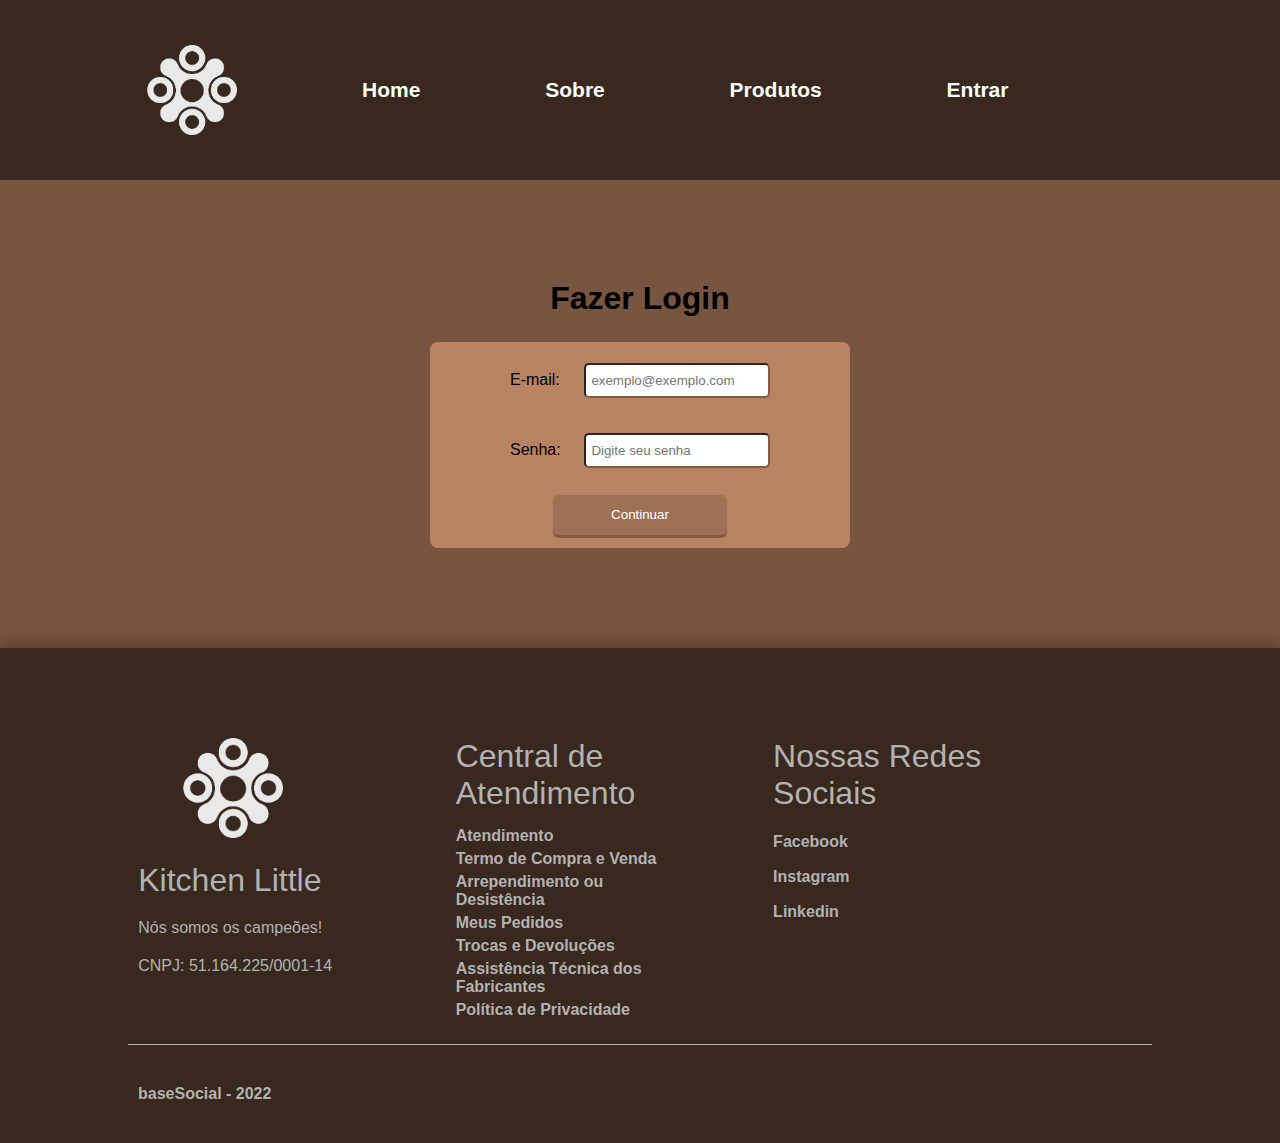
<file: login.html>
<!DOCTYPE html>
<html lang="pt-br">

<head>
    <meta charset="UTF-8">
    <meta http-equiv="X-UA-Compatible" content="IE=edge">
    <meta name="viewport" content="width=device-width, initial-scale=1.0">
    <title>Tela de Login</title>

    <link rel="stylesheet" href="assets/css/reset.css">
    <link rel="stylesheet" href="assets/css/cssComum.css">
    <link rel="stylesheet" href="assets/css/styleLogin.css">
</head>

<body>
    <header>
        <div class="header-logo">
            <img src="assets/images/logobase-branco.png">
        </div>

        <nav class="nav-menu">
            <ul class="menu-items">
                <li class="item"><a href="./index.html">Home</a></li>
                <li class="item"><a href="#">Sobre</a></li>
                <li class="item"><a href="./telaProdutos.html">Produtos</a></li>
                <li class="item"><a href="./login.html">Entrar</a></li>
            </ul>
        </nav>
    </header>

    <main>
        <div class="div-entrar">
            <h1>Fazer Login</h1>
            <form>
                <fieldset class="entrada-dados">
                    <label for="email">E-mail: </label>
                    <input type="email" id="email" required placeholder="exemplo@exemplo.com">
                </fieldset>

                <fieldset class="entrada-dados">
                    <label for="password">Senha: </label>
                    <input type="password" id="senha" required placeholder="Digite seu senha">
                </fieldset>

                <input class="buttom" type="button" value="Continuar" onclick="login()">
        </div>

    </main>

    <footer>
        <div class="wrapper">
            <div class="footer_box">
                <div class="company_footer">
                    <img src="./assets/images/logobase-branco.png" alt="" width="100" height="100">
                    <h2>Kitchen Little</h2>
                    <p>Nós somos os campeões!</p>
                    <p>CNPJ: 51.164.225/0001-14</p>
                </div>
            </div>
            <div class="footer_box">
                <div class="article_footer">
                    <h2>Central de Atendimento</h2>
                    <ul class="footer_list footer_article_list">
                        <li>
                            <a href="">Atendimento</a>
                        </li>
                        <li>
                            <a href="">Termo de Compra e Venda</a>
                        </li>
                        <li>
                            <a href="">Arrependimento ou Desistência</a>
                        </li>
                        <li>
                            <a href="">Meus Pedidos</a>
                        </li>
                        <li>
                            <a href="">Trocas e Devoluções</a>
                        </li>
                        <li>
                            <a href="">Assistência Técnica dos Fabricantes</a>
                        </li>
                        <li>
                            <a href="">Política de Privacidade</a>
                        </li>
                    </ul>
                </div>
            </div>
            <div class="footer_box">
                <h2>Nossas Redes Sociais</h2>
                <ul class="footer_list">
                    <li>
                        <a href="">
                            <i class="fab fa-facebook-square"></i>
                            <span>Facebook</span>
                        </a>
                    </li>
                    <li>
                        <a href="">
                            <i class="fab fa-instagram"></i>
                            <span>Instagram</span>
                        </a>
                    </li>
                    <li>
                        <a href="">
                            <i class="fab fa-linkedin"></i>
                            <span>Linkedin</span>
                        </a>
                    </li>
                </ul>
            </div>
            <div class="footer_bottom">
                <div class="wrapper">
                    <p>baseSocial - 2022</p>

                </div>
            </div>
    </footer>

    <script src="assets/js/login.js"></script>
</body>

</html>
</file>
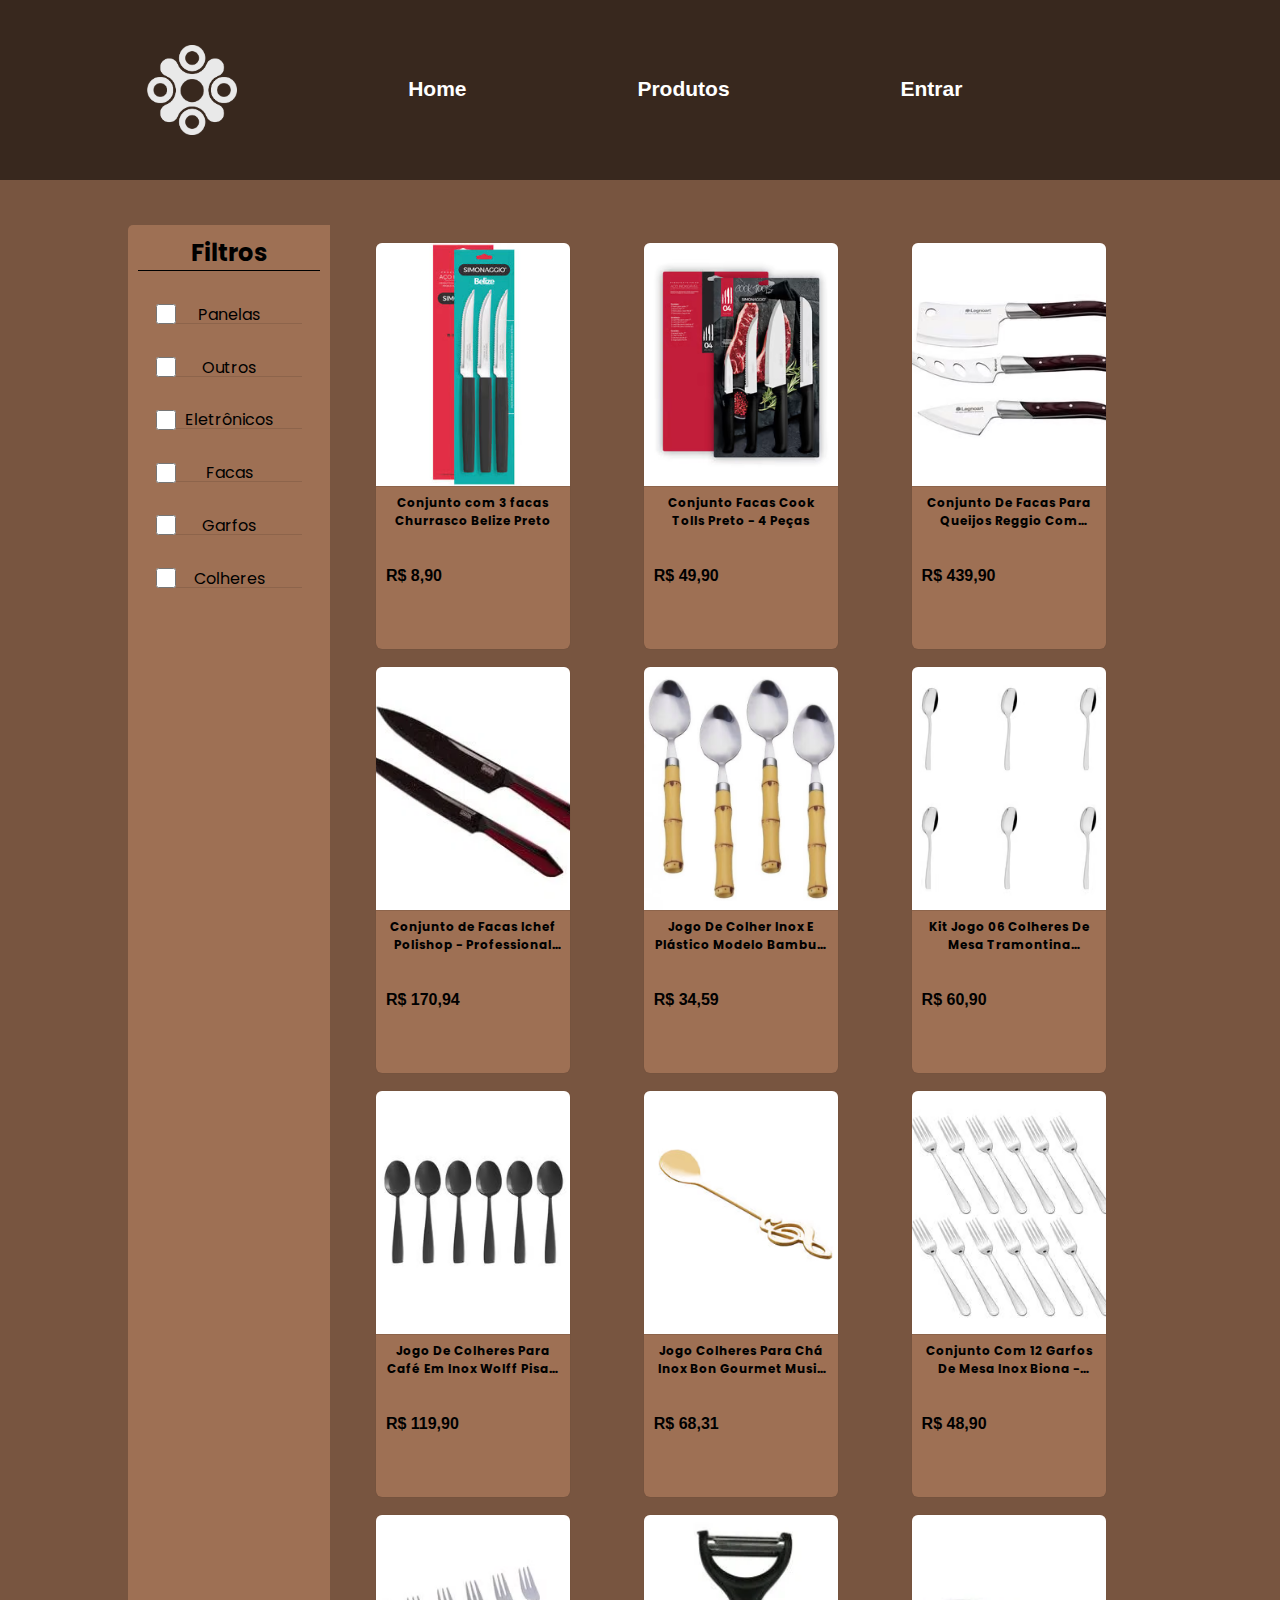
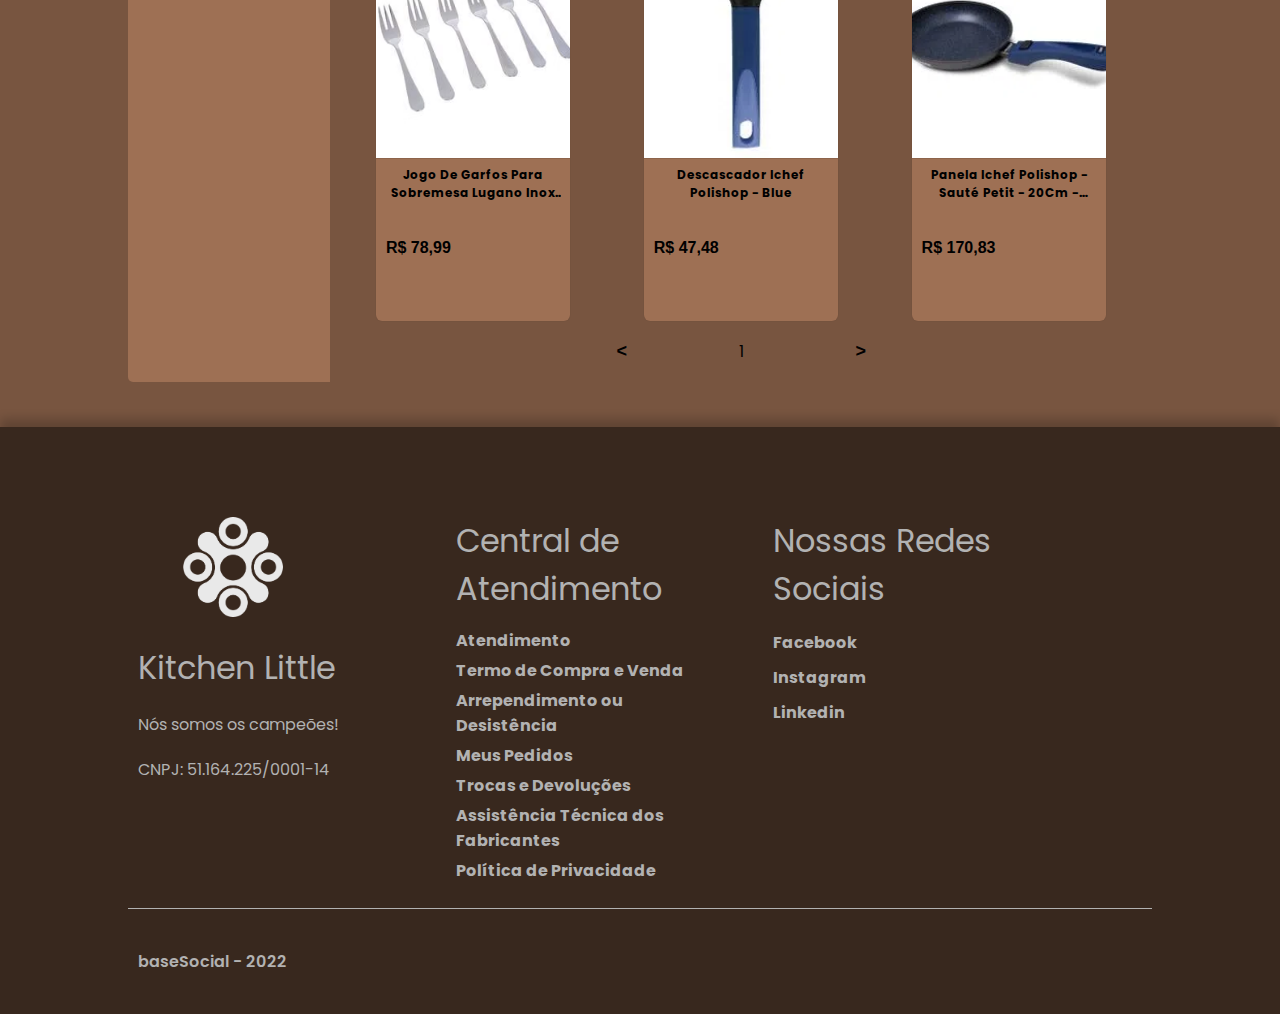
<file: telaProdutos.html>
<!DOCTYPE html>
<html lang="pt-br">

<head>
    <meta charset="UTF-8">
    <meta http-equiv="X-UA-Compatible" content="IE=edge">
    <meta name="viewport" content="width=device-width, initial-scale=1.0">
    <title>Tela de produtos</title>

    <link rel="stylesheet" href="assets/css/styleProdutos.css">
    <link rel="stylesheet" href="assets/css/reset.css">
    <link rel="stylesheet" href="assets/css/cssComum.css">
    <link rel="shortcut icon" href="assets/images/kitchen.png" type="image/x-icon">
</head>

<body>
    <header>
        <div class="header-logo">
            <img src="assets/images/logobase-branco.png">
        </div>

        <nav class="nav-menu">
            <ul class="menu-items">
                <li class="item"><a href="./index.html">Home</a></li>
                <li class="item"><a href="./telaProdutos.html">Produtos</a></li>
                <li class="item"><a href="./login.html">Entrar</a></li>
            </ul>
        </nav>
    </header>

    <main>
        <div class="options">
            <h3>Filtros</h3>
            <div class="div-option">
                <input type="checkbox">
                <label>Panelas</label>
            </div>

            <div class="div-option">
                <input type="checkbox">
                <label>Outros</label>
            </div>

            <div class="div-option">
                <input type="checkbox">
                <label>Eletrônicos</label>
            </div>

            <div class="div-option">
                <input type="checkbox">
                <label>Facas</label>
            </div>

            <div class="div-option">
                <input type="checkbox">
                <label>Garfos</label>
            </div>

            <div class="div-option">
                <input type="checkbox">
                <label>Colheres</label>
            </div>
        </div>

        <div class="all-produtos">
            <div class="moldura">
                <img src="assets/images/logobase.png">
                <div class="conteudo">
                    <h4>CONJUNTO COLHERES BONITAS</h4>
                    <p>R$ 20,00</p>
                </div>
            </div>

            <div class="moldura">
                <img src="assets/images/logobase.png">
                <div class="conteudo">
                    <h4>TITULO PRODUTO CAPSLOCK</h4>
                    <p>R$ 20,00</p>
                </div>
            </div>

            <div class="moldura">
                <img src="assets/images/logobase.png">
                <div class="conteudo">
                    <h4>TITULO PRODUTO CAPSLOCK</h4>
                    <p>R$ 20,00</p>
                </div>
            </div>

            <div class="moldura">
                <img src="assets/images/logobase.png">
                <div class="conteudo">
                    <h4>TITULO PRODUTO CAPSLOCK</h4>
                    <p>R$ 20,00</p>
                </div>
            </div>

            <div class="moldura">
                <img src="assets/images/logobase.png">
                <div class="conteudo">
                    <h4>TITULO PRODUTO CAPSLOCK</h4>
                    <p>R$ 20,00</p>
                </div>
            </div>

            <div class="moldura">
                <img src="assets/images/logobase.png">
                <div class="conteudo">
                    <h4>TITULO PRODUTO CAPSLOCK</h4>
                    <p>R$ 20,00</p>
                </div>
            </div>

            <div class="moldura">
                <img src="assets/images/logobase.png">
                <div class="conteudo">
                    <h4>TITULO PRODUTO CAPSLOCK</h4>
                    <p>R$ 20,00</p>
                </div>
            </div>

            <div class="moldura">
                <img src="assets/images/logobase.png">
                <div class="conteudo">
                    <h4>TITULO PRODUTO CAPSLOCK</h4>
                    <p>R$ 20,00</p>
                </div>
            </div>

            <div class="moldura">
                <img src="assets/images/logobase.png">
                <div class="conteudo">
                    <h4>TITULO PRODUTO CAPSLOCK</h4>
                    <p>R$ 20,00</p>
                </div>
            </div>

            <div class="moldura">
                <img src="assets/images/logobase.png">
                <div class="conteudo">
                    <h4>TITULO PRODUTO CAPSLOCK</h4>
                    <p>R$ 20,00</p>
                </div>
            </div>

            <div class="moldura">
                <img src="assets/images/logobase.png">
                <div class="conteudo">
                    <h4>TITULO PRODUTO CAPSLOCK</h4>
                    <p>R$ 20,00</p>
                </div>
            </div>

            <div class="moldura">
                <img src="assets/images/logobase.png">
                <div class="conteudo">
                    <h4>TITULO PRODUTO CAPSLOCK</h4>
                    <p>R$ 20,00</p>
                </div>
            </div>

            <div class="pages">
                <input type="button" value="<" onclick="mudarPagina(-1)">
                <p id="pagina">1</p>
                <input type="button" value=">" onclick="mudarPagina(1)">
            </div>
        </div>
    </main>

    <footer>
        <div class="wrapper">
            <div class="footer_box">
                <div class="company_footer">
                    <img src="./assets/images/logobase-branco.png" alt="" width="100" height="100">
                    <h2>Kitchen Little</h2>
                    <p>Nós somos os campeões!</p>
                    <p>CNPJ: 51.164.225/0001-14</p>
                </div>
            </div>
            <div class="footer_box">
                <div class="article_footer">
                    <h2>Central de Atendimento</h2>
                    <ul class="footer_list footer_article_list">
                        <li>
                            <a href="">Atendimento</a>
                        </li>
                        <li>
                            <a href="">Termo de Compra e Venda</a>
                        </li>
                        <li>
                            <a href="">Arrependimento ou Desistência</a>
                        </li>
                        <li>
                            <a href="">Meus Pedidos</a>
                        </li>
                        <li>
                            <a href="">Trocas e Devoluções</a>
                        </li>
                        <li>
                            <a href="">Assistência Técnica dos Fabricantes</a>
                        </li>
                        <li>
                            <a href="">Política de Privacidade</a>
                        </li>
                    </ul>
                </div>
            </div>
            <div class="footer_box">
                <h2>Nossas Redes Sociais</h2>
                <ul class="footer_list">
                    <li>
                        <a href="">
                            <i class="fab fa-facebook-square"></i>
                            <span>Facebook</span>
                        </a>
                    </li>
                    <li>
                        <a href="">
                            <i class="fab fa-instagram"></i>
                            <span>Instagram</span>
                        </a>
                    </li>
                    <li>
                        <a href="">
                            <i class="fab fa-linkedin"></i>
                            <span>Linkedin</span>
                        </a>
                    </li>
                </ul>
            </div>
            <div class="footer_bottom">
                <div class="wrapper">
                    <p>baseSocial - 2022</p>

                </div>
            </div>
    </footer>

    <script src="assets/js/scriptFunctionsProdutos.js"></script>
    <script src="assets/js/header.js"></script>
</body>

</html>
</file>
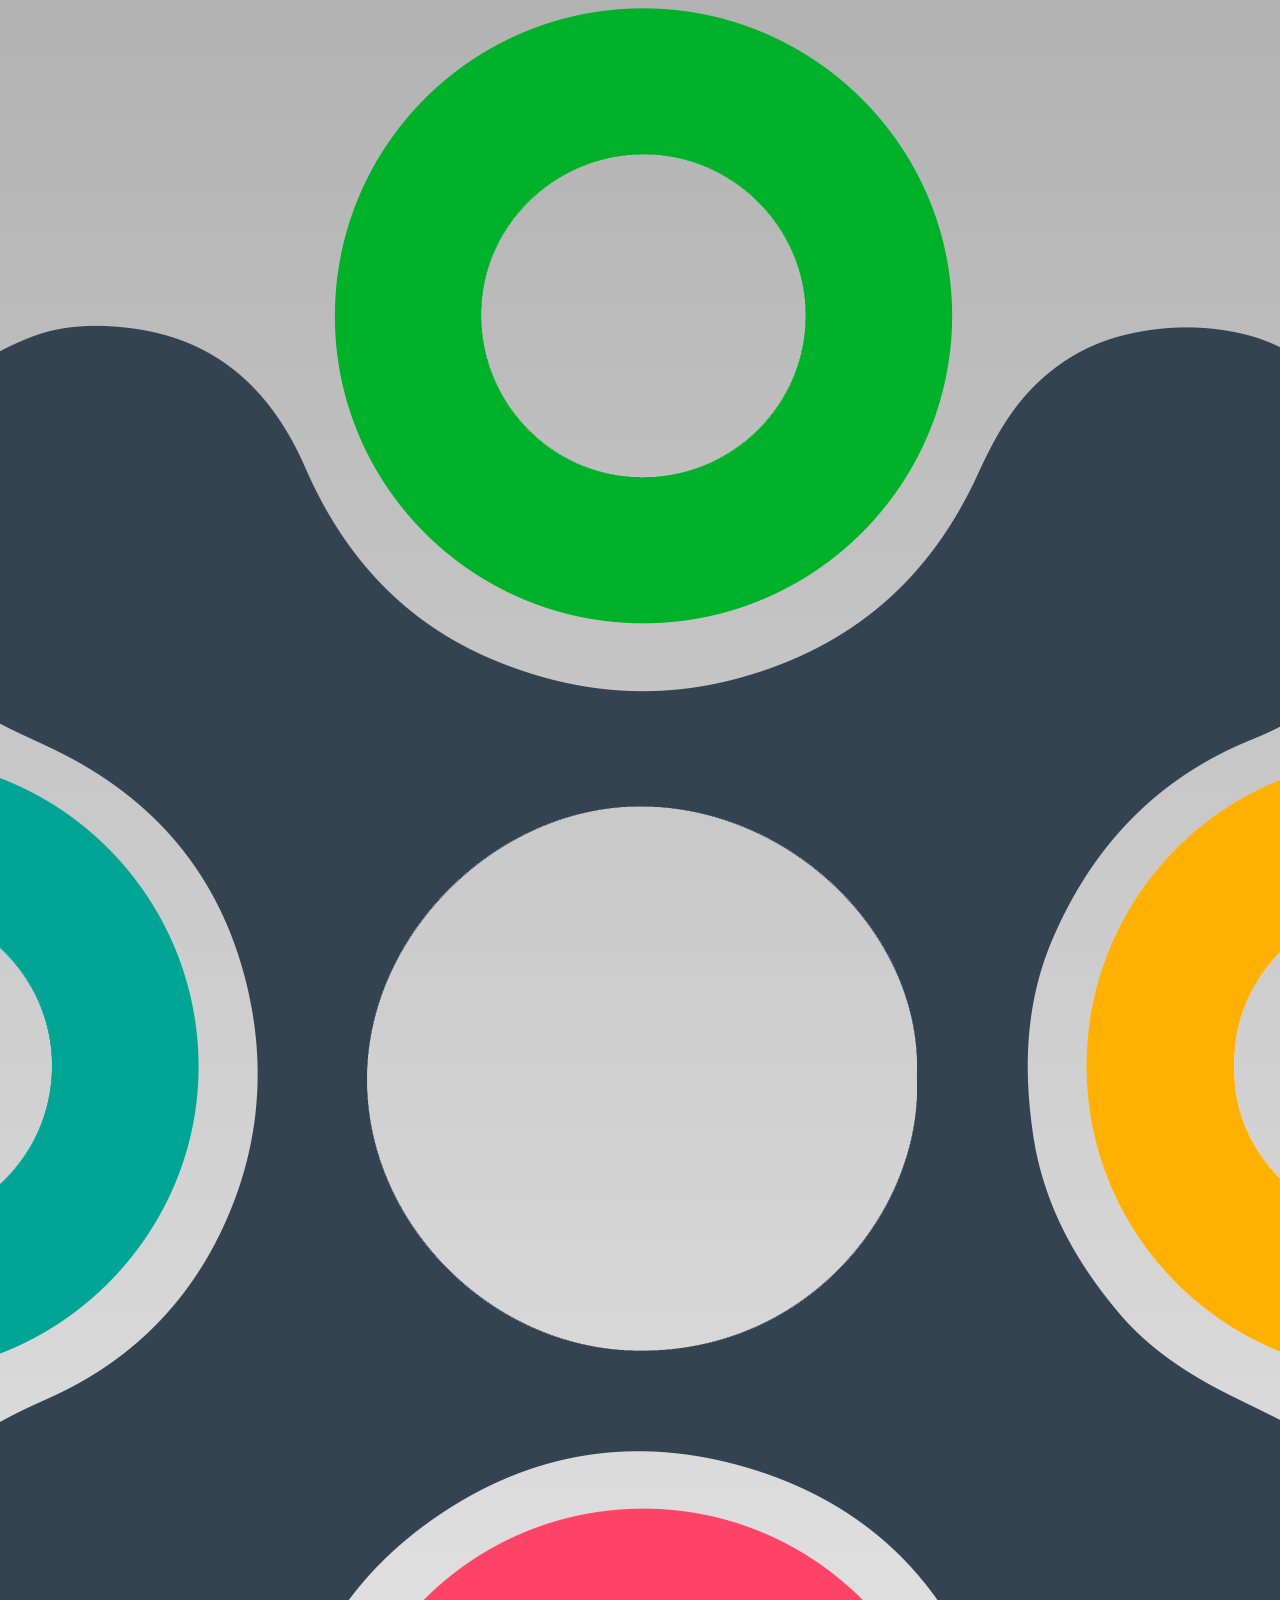
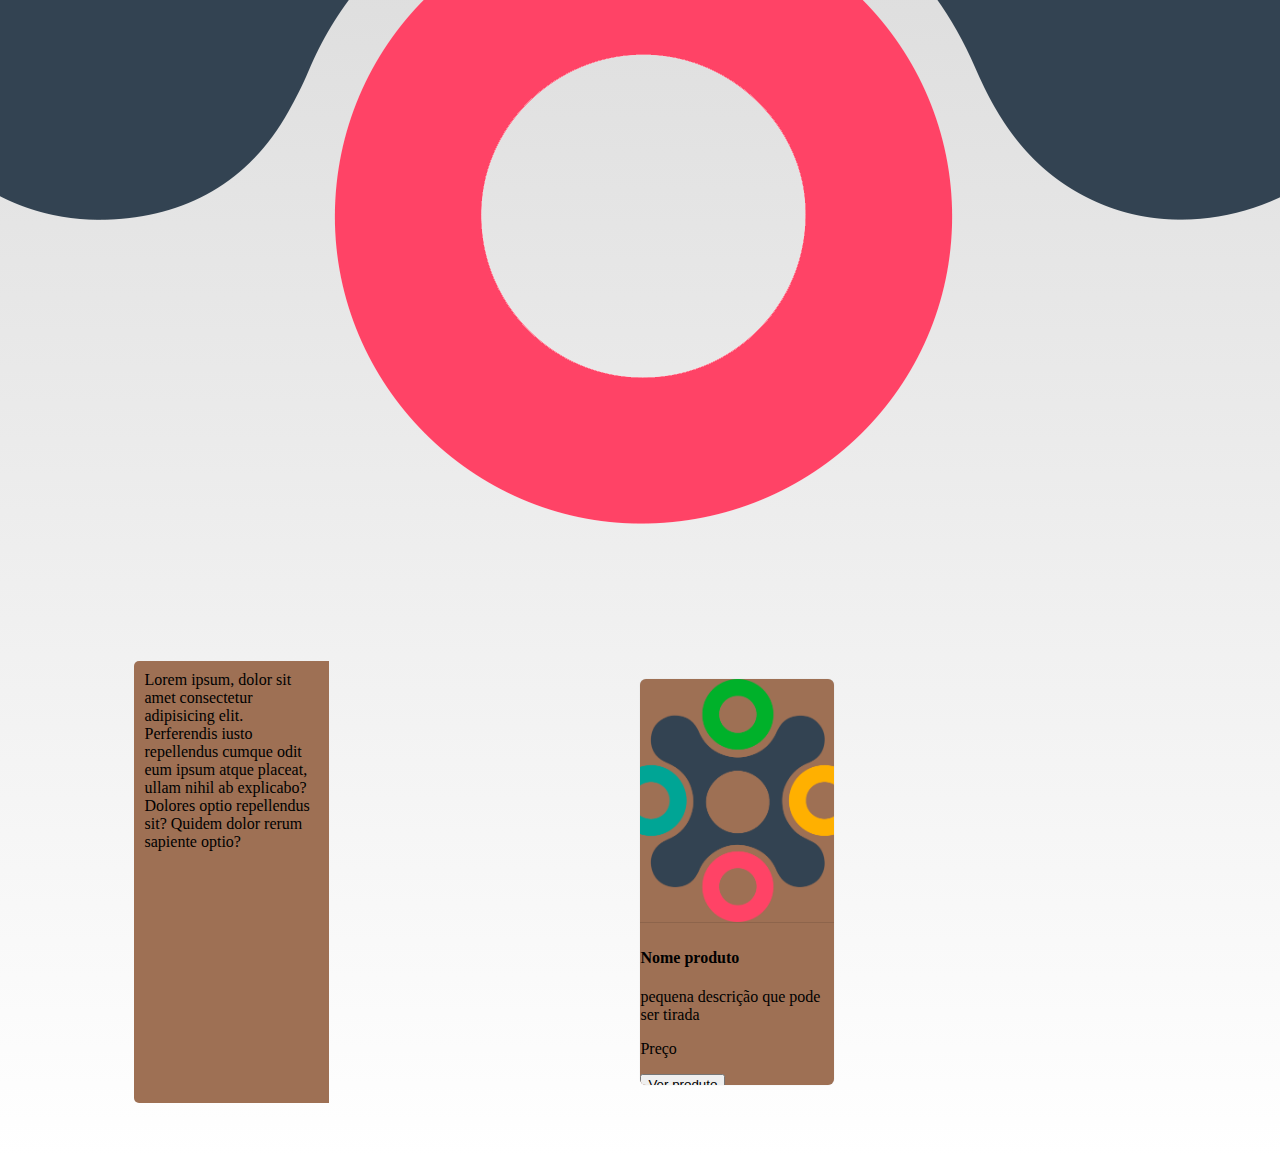
<file: assets/telaProdutos.html>
<!DOCTYPE html>
<html lang="pt-br">

<head>
    <meta charset="UTF-8">
    <meta http-equiv="X-UA-Compatible" content="IE=edge">
    <meta name="viewport" content="width=device-width, initial-scale=1.0">
    <title>Tela de produtos</title>

    <link rel="stylesheet" href="css/styleProdutos.css">
</head>

<body>
    <header>
        <div class="header-top">
            <img src="images/logobase.png">

            <h2>Placeholder Titulo</h2>

            <input type="search" placeholder="Buscar">
        </div>
    </header>

    <main>
        <div class="options">
            Lorem ipsum, dolor sit amet consectetur adipisicing elit. Perferendis iusto repellendus cumque odit eum
            ipsum atque placeat, ullam nihil ab explicabo? Dolores optio repellendus sit? Quidem dolor rerum sapiente
            optio?
        </div>

        <div class="all-produtos">
            <div class="moldura">
                <img src="images/logobase.png">
                <h4>Nome produto</h4>
                <p>pequena descrição que pode ser tirada</p>
                <div class="compra">
                    <p>Preço</p>
                    <input type="button" value="Ver produto">
                    <input type="button" value="Adicionar no carrinho">
                </div>
            </div>
        </div>
    </main>

</body>

</html>
</file>
<file: assets/css/cssComum.css>
body {
    background: #785540;
    font-family: "Poppins", sans-serif !important;
}

::-webkit-scrollbar {
    width: 10px;
}

::-webkit-scrollbar-button {
    background-color: #785540;
}

::-webkit-scrollbar-track {
    background-color: #38281E;
}

::-webkit-scrollbar-thumb {
    background-color: #785540;
}

/* 
=======
Header Styles
=======
*/
header {
    height: 20vh;
    width: 100%;

    display: flex;
    justify-content: center;
    align-items: center;
    background-color: #38281E;
}


.header-logo {
    height: 50%;
}

.header-logo img {
    height: 100%;
}

.nav-menu {
    width: 70%;
    height: 50%;

    display: flex;
    justify-content: center;
    align-items: center;
}

.menu-items {
    width: 100%;

    display: flex;
    justify-content: space-evenly;

    list-style: none;
}

.item a {
    text-decoration: none;
    color: #FFFFFF;
    font-weight: bold;
    font-family: sans-serif;
    font-size: 21px;
}

.item {
    position: relative;
}

.item::before {
    content: "";

    position: absolute;
    left: 0;
    bottom: -5px;

    height: 2px;
    width: 0;

    transition: width 0.5s;

    background-color: white;

}

.item:hover::before {
    width: 100%;
}

/*
=======
Footer Styles
=======
*/
footer {
    background-color: #38281E;
    padding: 5em 0 40px 0;
    box-shadow: 0 -8px 10px rgba(0, 0, 0, 0.2);

    display: flex;
    justify-content: center;
    box-sizing: border-box;

    width: 100%;
}

footer h2,
footer p,
footer a,
footer span {
    color: #B2B2B2;
}

footer h2 {
    font-weight: 400;
    font-size: 32px;
    font-weight: normal;
}

footer a {
    text-decoration: none;
}

footer ul {
    padding: 0;
    margin-top: 15px;
}

footer li {
    list-style: none;
    margin-top: 5px;
    font-weight: 670;
}

.footer_box {
    width: 31%;
    padding: 1%;
    float: left;
}

.wrapper {
    width: 80%;
}

footer .wrapper {
    clear: both;
    content: "";
    display: block;
}

.company_footer {
    width: 80%;
}

.company_footer H2 {
    margin-top: 20px;
}

.company_footer h2,
.company_footer p {
    margin-bottom: 20px;
}

.company_footer img {
    margin-left: 45px;
    border-radius: 50%;
}

.footer_list {
    margin-bottom: 15px;
}

.footer_list a {
    transition: .5s;
}

.footer_list a:hover {
    color: #FFF;
}

.footer_list li:after {
    clear: both;
    content: "";
    display: block;
}

.article_footer {
    width: 80%;
}

.footer_list.footer_article_list span {
    display: block;
    float: none;
}

.fab {
    font-size: 30px;
    margin-right: 10px;
    float: left;
}

.footer_list li span {
    float: left;
    height: 30px;
    line-height: 30px;
}

.footer_bottom .wrapper {
    border-top: 1px solid #B2B2B2;
    width: 100%;
}

.footer_bottom p {
    font-weight: 600;
    margin-top: 40px;
    margin-left: 10px;
}
</file>
<file: assets/css/styleLogin.css>
body {
    min-height: 120vh;
}

/* ================================ */
main {
    display: flex;
    justify-content: center;
    margin: 50px 0 50px 0;
    padding: 50px 0 50px 0;
}

.div-entrar {
    width: 50%;
    height: 50%;
    display: flex;
    flex-direction: column;
    align-items: center;
    gap: 25px;
}

.div-entrar form {
    width: 420px;
    padding: 2%;

    display: flex;
    flex-direction: column;
    justify-content: space-between;
    align-items: center;
    background-color: #B88362;
    border-radius: 0.6vw;
    gap: 20px;
}


.entrada-dados {
    gap: 20px;
    display: flex;
    flex-direction: row;
    align-items: center;
    border: none;
    width: 70%;
    height: 50px;
    padding: 8px;
    position: relative;
}

.entrada-dados img {
    position: absolute;
    right: 15px;
    width: 20px;
    height: 20px;
}

.entrada-dados label {
    width: 30%;
}

.entrada-dados input {
    width: 100%;
    height: 35px;
    outline: 0;
    padding: 5px;
    border-radius: 5px;
    border-color: #855c43;
}

.entrada-dados input:focus {
    background-color: rgb(214, 214, 214);
}

.buttom {
    width: 44%;
    height: 40px;

    background-color: #9E7054;
    border: none;
    border-radius: 0.5vw;
    box-shadow: 0 3px 0 #855c43;
    color: white;
    cursor: pointer ;
    transition: 1s;
}

.buttom:hover {
    transform: translateY(-5px);
    box-shadow: 0 4px 0 0 black;
}

.buttom:active {
    background-color: #855c43;
}
</file>
<file: assets/css/styleProdutos.css>
@import url('https://fonts.googleapis.com/css2?family=Roboto+Mono:wght@700&display=swap');
@import url('https://fonts.googleapis.com/css2?family=Poppins:wght@500&display=swap');

body {
    display: flex;
    flex-direction: column;
    align-items: center;

    background: linear-gradient(to bottom, #B2B2B2, #FFF);


}

/* ============================================================================================================ Main */
main {
    height: fit-content;
    width: 80%;
    display: flex;

    margin-top: 5vh;
    margin-bottom: 5vh;

    box-sizing: border-box;
}

/* ======================================================== Filtros */
.options {
    width: calc(100px + 10%);
    padding: 1%;

    display: flex;
    flex-direction: column;
    align-items: center;
    row-gap: 2%;

    border-top-left-radius: 5px;
    border-bottom-left-radius: 5px;

    background-color: #9E7054;
    box-sizing: border-box;
}

.options h3 {
    width: 100%;

    font-size: 150%;
    text-align: center;

    border-bottom: solid 0.05vw black;
}

.div-option {
    height: 2vh;
    width: 80%;
    position: relative;

    display: flex;
    justify-content: center;
    align-items: center;

    border-bottom: solid 0.05vw rgba(0, 0, 0, 0.1);
}

.div-option input {
    width: 20px;
    height: 20px;

    position: absolute;
    left: 0;
}

/* ======================================================== Produtos */
.all-produtos {
    height: fit-content;
    width: calc(90% - 100px);
    padding: 2vh;

    display: flex;
    justify-content: space-around;
    row-gap: 2vh;
    column-gap: 2vh;
    flex-wrap: wrap;
}


/* Base */
.moldura {
    min-width: calc(50px + 10%);
    max-width: calc(100px + 12%);
    min-height: calc(150px + 20vw);
    position: relative;

    transition: box-shadow 0.3s, transform 0.3s;

    flex-grow: 1;
    flex-shrink: 1;

    background-color: #9E7054;
    box-shadow: 0 0 1px rgba(0, 0, 0, 0.2);
    border-radius: 6px;
    overflow: hidden;

    cursor: pointer;
}

.moldura:hover {
    box-shadow: 0 0 10px rgba(0, 0, 0, 0.2);
    transform: scale(1.05);
}

.moldura::before {
    content: "Adicionar ao carrinho";

    position: absolute;
    width: 100%;
    height: 12%;

    display: flex;
    justify-content: center;
    align-items: center;
    text-align: center;

    border-bottom-left-radius: 6px;
    border-bottom-right-radius: 6px;

    bottom: 0;
    right: 100%;

    transition: right 0.3s;

    background-color: #C48B68;

    font-size: 15px;
}

.moldura:hover::before {
    right: 0;
}


/* Conteudo em Si */
.moldura img {
    width: 100%;
    height: 60%;

    object-fit: cover;
    object-position: center;

    border-bottom: solid 1px rgba(0, 0, 0, 0.1);
}

.conteudo {
    height: 40%;

    position: relative;

    display: flex;
    flex-direction: column;
    align-items: center;

    /* row-gap: 15%; */

    padding: 10px;
    padding-top: 0;

    box-sizing: border-box;
}

.conteudo h4 {
    width: 90%;

    position: absolute;
    top: 0;

    display: -webkit-box;
    -webkit-line-clamp: 2;
    -webkit-box-orient: vertical;
    text-overflow: ellipsis;
    overflow: hidden;

    text-align: center;
    font-size: 12px;
    font-weight: 700;
}

.moldura:hover h4 {
    -webkit-line-clamp: 3;
}

.conteudo p {
    position: absolute;
    top: 45%;
    left: 5%;

    font-family: Arial;
    font-size: medium;
    font-weight: 600;
}

/* Quando o item estiver no carrinho */
.no-carrinho::before {
    animation: mudar-texto 1s forwards;
}

.pages {
    width: 100%;

    display: flex;
    justify-content: center;
    column-gap: 3vw;
}

.pages input {
    width: 20%;
    font-weight: 700;
    font-size: large;
    background-color: transparent;
    cursor: pointer;
    border: none;
}

/* Key frames */
@keyframes mudar-texto {
    from {
        right: 0;
    }

    40% {
        right: 110%;
    }

    50% {
        content: "No carrinho";
    }

    to {
        right: 0;
        content: "No carrinho";
    }

}
</file>
